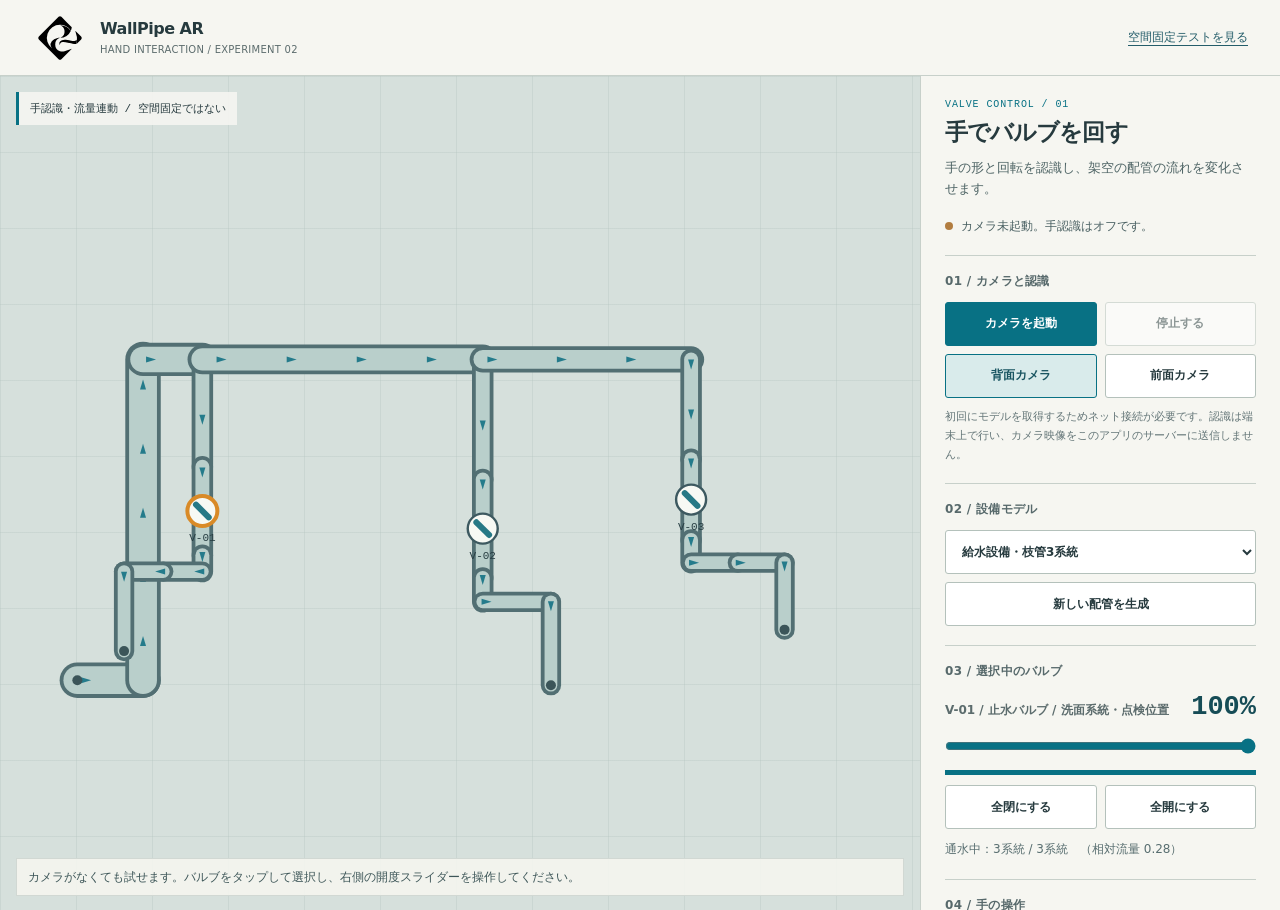
<file: gesture-test.html>
<!doctype html>
<html lang="ja" data-type="software">
<head>
<meta charset="utf-8">
<meta name="viewport" content="width=device-width,initial-scale=1,viewport-fit=cover">
<meta name="theme-color" content="#f6f6f1">
<meta name="description" content="手のピンチ・回転で仮想バルブを操作するWallPipe ARの実験ページ。実際の配管は検知しません。">
<title>手でバルブを操作する | WallPipe AR</title>
<style>
:root{font-family:system-ui,-apple-system,"Hiragino Kaku Gothic ProN","Yu Gothic",Meiryo,sans-serif;color:#263a3e;--ink:#263a3e;--muted:#5c6c6d;--line:#c7d0ca;--paper:#f6f6f1;--action:#087184}
*{box-sizing:border-box}html,body{margin:0;min-height:100%;background:#e9eeea}button,input,select{font:inherit}button{cursor:pointer}button:focus-visible,input:focus-visible,select:focus-visible,canvas:focus-visible,a:focus-visible{outline:3px solid #cf892f;outline-offset:2px}button:disabled{opacity:.5;cursor:not-allowed}
header{height:66px;padding:0 clamp(14px,2.5vw,34px);background:var(--paper);border-bottom:1px solid var(--line);display:flex;justify-content:space-between;gap:12px;align-items:center}
header strong{display:block;font-size:16px;letter-spacing:-.03em}header small{font-size:10px;letter-spacing:.025em;color:var(--muted)}header a{font-size:12px;color:#245d6a;text-decoration:underline;text-underline-offset:4px}
main{height:calc(100dvh - 66px);min-height:400px;display:grid;grid-template-columns:minmax(0,1fr) 360px}
.stage{background:#d6e0dc;position:relative;min-width:0;overflow:hidden;background-image:linear-gradient(#b2c4be55 1px,transparent 1px),linear-gradient(90deg,#b2c4be55 1px,transparent 1px);background-size:76px 76px}
#feed{position:absolute;inset:0;width:100%;height:100%;object-fit:cover;display:none}#feed.selfie{transform:scaleX(-1)}#overlay{position:absolute;inset:0;width:100%;height:100%;touch-action:none;cursor:crosshair}
.stageLabel{position:absolute;top:16px;left:16px;background:#f6f6f1e8;border-left:3px solid var(--action);padding:9px 11px;font:11px ui-monospace,Consolas,monospace;pointer-events:none;max-width:calc(100% - 32px)}
.instructions{position:absolute;bottom:14px;left:16px;right:16px;background:#f6f6f1de;border:1px solid #d1d8d3;padding:9px 11px;font-size:12px;color:#3d5658;pointer-events:none;line-height:1.5}
.side{background:var(--paper);border-left:1px solid var(--line);overflow:auto;padding:23px 24px 25px;min-width:0}
.kicker{font:10px ui-monospace,Consolas,monospace;color:var(--action);letter-spacing:.09em;margin:0 0 8px}h1{font-size:23px;letter-spacing:-.04em;margin:0 0 10px;line-height:1.25}h2{font-size:12px;color:#57696b;margin:0 0 12px;letter-spacing:.025em}
p{line-height:1.65}.lede{font-size:13px;color:#4e6465;margin:0 0 17px}.section{border-top:1px solid var(--line);padding:17px 0 19px}
.status{display:flex;gap:8px;align-items:flex-start;min-height:38px;font-size:12px;color:#485f61;line-height:1.5}.dot{display:inline-block;background:#b27d40;border-radius:50%;width:8px;height:8px;flex:none;margin-top:5px}.status[data-state="ready"] .dot{background:#2b8e74}.status[data-state="error"] .dot{background:#be6048}
.controls{display:grid;grid-template-columns:1fr 1fr;gap:8px}.controls button{min-width:0}button,select{background:#fff;border:1px solid #b4c1bb;color:var(--ink);padding:10px 12px;min-height:44px;border-radius:3px;font-size:12px;font-weight:680}button:hover{background:#e8efeb}button.primary{background:var(--action);border-color:var(--action);color:#fff}button[aria-pressed="true"]{border-color:var(--action);background:#d9ebeb;color:#195561}select{width:100%}
.valueRow{display:flex;align-items:baseline;justify-content:space-between;gap:8px}.valueRow strong{font:600 27px ui-monospace,Consolas,monospace;color:#164c56}.valueRow span{font-size:12px;color:var(--muted)}.range{width:100%;height:28px;accent-color:var(--action);margin:10px 0}.progress{height:5px;background:#d5dfdb}.progress div{height:100%;width:0;background:var(--action)}
#valveName{font-weight:700}#flowSummary{font-size:12px;color:#586e70;line-height:1.7;margin:10px 0 0}
.guide{margin:0;padding-left:19px;font-size:12px;line-height:1.85;color:#536768}.note{font-size:11px;color:#637577;line-height:1.75;margin:0}
@media(max-width:760px){header{height:60px}main{height:auto;min-height:calc(100dvh - 60px);display:block}.stage{height:57dvh;min-height:310px}.side{border-left:0;border-top:1px solid var(--line);padding:20px 17px 35px}.stageLabel{top:10px;left:10px}.instructions{left:10px;right:10px;bottom:10px;font-size:11px}h1{font-size:21px}.section{padding:15px 0}}
@media(max-width:370px){header{padding:0 10px}header a{font-size:11px}.controls{gap:6px}button{padding:9px 7px}}
@media(prefers-reduced-motion:reduce){*,*:before,*:after{transition:none!important;animation:none!important}}
header{min-height:76px!important;height:auto!important;padding-top:max(8px,env(safe-area-inset-top))!important;padding-bottom:8px!important}.maker-credit{display:flex!important;align-items:center;justify-content:center;flex:0 0 56px;min-height:56px}.maker-credit img{display:block;width:46px;height:46px;object-fit:contain;transform:scale(1.28)}header>div,header>b{flex:1;min-width:0}header>a:last-child{min-height:44px;display:flex;align-items:center}
</style>
<script src="./js/piping-engine.js" defer></script>
<script src="./js/gesture-control.js" defer></script>
</head>
<body>
<header><a class="maker-credit" href="https://mill-miya.github.io/" target="_blank" rel="noopener noreferrer" aria-label="Mill-Miyaのポートフォリオ（新しいタブ）"><img src="./assets/brand/r-logo-black.svg" width="46" height="46" alt=""></a><div><strong>WallPipe AR</strong><small>HAND INTERACTION / EXPERIMENT 02</small></div><a href="./spatial-test.html">空間固定テストを見る</a></header>
<main>
<section class="stage" id="stage" aria-label="手とバルブのカメラ合成画面">
 <video id="feed" autoplay muted playsinline aria-label="カメラ映像"></video>
 <canvas id="overlay" tabindex="0" aria-label="仮想配管と複数のバルブ。タップでバルブを選択できます"></canvas>
 <div class="stageLabel">手認識・流量連動 / 空間固定ではない</div>
 <div class="instructions" id="stageHint">カメラがなくても試せます。バルブをタップして選択し、右側の開度スライダーを操作してください。</div>
</section>
<aside class="side" aria-label="手操作の設定">
 <p class="kicker">VALVE CONTROL / 01</p><h1>手でバルブを回す</h1><p class="lede">手の形と回転を認識し、架空の配管の流れを変化させます。</p>
 <div id="status" class="status" data-state="idle" role="status" aria-live="polite"><span class="dot"></span><span id="statusText">カメラ未起動。手認識はオフです。</span></div>
 <div class="section"><h2>01 / カメラと認識</h2><div class="controls"><button id="startBtn" class="primary" type="button">カメラを起動</button><button id="stopBtn" type="button" disabled>停止する</button></div><div class="controls" style="margin-top:8px"><button id="rearBtn" type="button" aria-pressed="true">背面カメラ</button><button id="frontBtn" type="button" aria-pressed="false">前面カメラ</button></div><p class="note" style="margin-top:9px">初回にモデルを取得するためネット接続が必要です。認識は端末上で行い、カメラ映像をこのアプリのサーバーに送信しません。</p></div>
 <div class="section"><h2>02 / 設備モデル</h2><select id="mode" aria-label="設備モデル"><option value="water">給水設備・枝管3系統</option><option value="air">空調設備・並列コイル3系統</option><option value="plant">工場設備・並列設備2〜5系統</option></select><button id="newBtn" type="button" style="width:100%;margin-top:8px">新しい配管を生成</button></div>
 <div class="section"><h2>03 / 選択中のバルブ</h2><div class="valueRow"><span id="valveName">V-01</span><strong id="valueText">100%</strong></div><input class="range" id="openSlider" type="range" min="0" max="100" step="1" value="100" aria-label="選択中バルブの開度"><div class="progress" aria-hidden="true"><div id="progressFill" style="width:100%"></div></div><div class="controls" style="margin-top:10px"><button id="closeValve" type="button">全閉にする</button><button id="openValve" type="button">全開にする</button></div><p id="flowSummary" role="status">通水中：3系統 / 3系統</p></div>
 <div class="section"><h2>04 / 手の操作</h2><ol class="guide"><li>背面カメラにもう片方の手を映し、バルブの近くに指を合わせます。</li><li><strong>親指と人差し指でつまみ、手を回転</strong>すると開度が変化します。</li><li>手を開いて<strong>1.4秒かざす</strong>と、バルブの全開・全閉を切り替えます。</li><li>誤操作した場合は下のスライダーで開度を修正できます。</li></ol></div>
 <p class="note">技術的制約：これは手認識と流量計算を検証する2Dカメラ合成です。実際のバルブや配管は検出しません。空間固定AR（Quick Look）中に手認識を重ねるものではありません。開度と流量は教育用の簡易近似です。</p>
</aside>
</main>
<script type="module">
const $=id=>document.getElementById(id);
const engine=window.WallPipeEngine, gesture=window.WallPipeGesture;
const canvas=$('overlay'),ctx=canvas.getContext('2d'),video=$('feed'),stage=$('stage');
const state=gesture.createState();
let network,flow,openings=[],selected=0,seed=43,mode='water',camera='environment',stream=null,detector=null;
let lastVideoTime=-1,lastInferenceAt=0,running=false,cameraSession=0,frameID=0,point=null,handEvent={kind:'inactive'};
let centres=[],view={w:0,h:0,s:1,x:0,y:0,dpr:1};
const color={water:'#247b8b',air:'#568a70',plant:'#b48148'};
function setStatus(message,state='idle'){$('status').dataset.state=state;$('statusText').textContent=message;}
function make(){network=engine.makeNetwork({mode,surface:'wall',seed:seed++});openings=network.valves.map(()=>1);selected=0;gesture.reset(state);flow=engine.solveFlow(network,openings);updateUi();}
function setOpening(i,value){if(!Number.isInteger(i)||i<0||i>=openings.length)return;const next=Math.max(0,Math.min(1,Number(value)||0));if(Math.abs(next-openings[i])<.002)return;openings[i]=next;flow=engine.solveFlow(network,openings);selected=i;updateUi();}
function updateUi(){$('valveName').textContent=`V-${String(selected+1).padStart(2,'0')} / ${network.valves[selected].name} / ${network.valves[selected].role}`;$('openSlider').value=Math.round(openings[selected]*100);$('valueText').textContent=`${Math.round(openings[selected]*100)}%`;$('progressFill').style.width=`${openings[selected]*100}%`;$('flowSummary').textContent=`通水中：${flow.active}系統 / ${network.terminals.length}系統　（相対流量 ${flow.total.toFixed(2)}）`;}
function setup(){const bounds=stage.getBoundingClientRect(),w=bounds.width,h=bounds.height,dpr=Math.min(window.devicePixelRatio||1,2);view={w,h,dpr,s:Math.min((w-36)/700,(h-52)/510),x:w*.5,y:h*.52};canvas.width=Math.round(w*dpr);canvas.height=Math.round(h*dpr);centres=[];}
new ResizeObserver(setup).observe(stage);setup();
function xy(n){return{x:view.x+n.x*view.s,y:view.y+n.y*view.s};}
function pipe(a,b,width,stroke){ctx.beginPath();ctx.moveTo(a.x,a.y);ctx.lineTo(b.x,b.y);ctx.strokeStyle=stroke;ctx.lineWidth=width*view.s;ctx.lineCap='round';ctx.lineJoin='round';ctx.stroke();}
function draw(now){const{w,h,dpr,s}=view;ctx.setTransform(dpr,0,0,dpr,0,0);ctx.clearRect(0,0,w,h);if(network){
 for(const e of network.edges){const a=xy(network.nodes[e.a]),b=xy(network.nodes[e.b]),width=Math.max(8,12*e.diameter/13);pipe(a,b,width+5,'#526f73');pipe(a,b,width-1,'#b9cfcb');if(Math.abs(e.flow)>.003){const count=Math.max(1,Math.round(Math.hypot(b.x-a.x,b.y-a.y)/65));const offset=(now*.00016*Math.min(1.8,Math.max(.2,e.flow*2)))%1;for(let i=0;i<count;i++){let t=(i/count+offset)%1;const p={x:a.x+(b.x-a.x)*t,y:a.y+(b.y-a.y)*t},q={x:a.x+(b.x-a.x)*Math.min(t+.02,1),y:a.y+(b.y-a.y)*Math.min(t+.02,1)};const dir=e.flow<0?Math.PI:0;ctx.save();ctx.translate(p.x,p.y);ctx.rotate(Math.atan2(q.y-p.y,q.x-p.x)+dir);ctx.fillStyle=color[mode];ctx.beginPath();ctx.moveTo(6,0);ctx.lineTo(-4,-3);ctx.lineTo(-4,3);ctx.closePath();ctx.fill();ctx.restore();}}}
 centres=network.valves.map((v,i)=>{const e=network.edges[v.edgeId],a=network.nodes[e.a],b=network.nodes[e.b],p=xy({x:(a.x+b.x)/2,y:(a.y+b.y)/2});const r=15;ctx.save();ctx.translate(p.x,p.y);ctx.fillStyle='#f7f9f4';ctx.strokeStyle=i===selected?'#d98a27':'#3d5960';ctx.lineWidth=i===selected?4:2.4;ctx.beginPath();ctx.arc(0,0,r,0,Math.PI*2);ctx.fill();ctx.stroke();ctx.rotate((openings[i]-.5)*Math.PI/2);ctx.strokeStyle='#267986';ctx.lineWidth=6;ctx.lineCap='round';ctx.beginPath();ctx.moveTo(-9,0);ctx.lineTo(9,0);ctx.stroke();ctx.restore();ctx.textAlign='center';ctx.font='11px ui-monospace,monospace';ctx.fillStyle='#283e43';ctx.fillText(`V-0${i+1}`,p.x,p.y+30);return p;});
 for(const t of network.terminals){const p=xy(network.nodes[t.nodeId]);ctx.fillStyle='#344e52';ctx.beginPath();ctx.arc(p.x,p.y,4,0,Math.PI*2);ctx.fill();}
 for(const [idx,label] of [[network.source,network.sourceLabel],...network.targets.map((t,i)=>[t,network.targetLabel||'使用設備'])]){const p=xy(network.nodes[idx]);ctx.fillStyle='#3b5559';ctx.beginPath();ctx.arc(p.x,p.y,5,0,Math.PI*2);ctx.fill();}
 }
 if(point){ctx.save();ctx.strokeStyle=handEvent.kind==='grab'||handEvent.kind==='rotate'?'#d38b2e':'#057f8e';ctx.lineWidth=3;ctx.beginPath();ctx.arc(point.x,point.y,14+(handEvent.kind==='hover'?(1-handEvent.progress)*12:0),0,Math.PI*2);ctx.stroke();if(handEvent.kind==='hover'){ctx.beginPath();ctx.arc(point.x,point.y,19,-Math.PI/2,-Math.PI/2+2*Math.PI*handEvent.progress);ctx.stroke();}ctx.restore();}
 frameID=requestAnimationFrame(draw);
}
function videoPoint(lm){const w=video.videoWidth||640,h=video.videoHeight||480;const scale=Math.max(view.w/w,view.h/h),offX=(view.w-w*scale)/2,offY=(view.h-h*scale)/2;const x=camera==='user'?1-lm.x:lm.x;return{x:offX+x*w*scale,y:offY+lm.y*h*scale};}
function applyHand(result,time){if(!result?.landmarks?.length){point=null;handEvent=gesture.step(state,null,centres,openings,time);if(running)setStatus('手を探しています。バルブの近くに手を映してください。','ready');return;}
 const pixels=result.landmarks[0].map(videoPoint);handEvent=gesture.step(state,pixels,centres,openings,time);point=handEvent.point||null;
 if(handEvent.index>=0)selected=handEvent.index;
 if(handEvent.kind==='grab')setStatus(`V-0${selected+1}をつかみました。手を回して開度を変更してください。`,'ready');
 if(handEvent.kind==='rotate'){setOpening(handEvent.index,handEvent.value);}
 if(handEvent.kind==='dwell-toggle'){setOpening(handEvent.index,handEvent.value);setStatus(`V-0${selected+1}を${handEvent.value?'全開':'全閉'}にしました。`,'ready');}
 if(handEvent.kind==='hover')setStatus(`V-0${selected+1}に手をかざしています… ${Math.round(handEvent.progress*100)}%`,'ready');
 if(handEvent.kind==='release')setStatus('操作を確定しました。','ready');
 if(handEvent.kind==='tracking')setStatus('手を認識中です。バルブのそばでつまむか、手をかざしてください。','ready');
 updateUi();}
async function begin(){if(running)return;
 const session=++cameraSession;
 setStatus('カメラを起動しています…');
 if(!navigator.mediaDevices?.getUserMedia){setStatus('このブラウザはカメラ非対応です。HTTPS環境と権限を確認してください。','error');return;}
 try{
  const acquired=await navigator.mediaDevices.getUserMedia({audio:false,video:{facingMode:{ideal:camera},width:{ideal:960},height:{ideal:720}}});
  if(session!==cameraSession){
   // Permission can resolve after pagehide or a later camera request.
   for(const track of acquired.getTracks())track.stop();
   return;
  }
  stream=acquired;
  video.srcObject=stream;
  video.classList.toggle('selfie',camera==='user');
  video.style.display='block';
  await video.play();
  if(session!==cameraSession)return; // Stop already released the stream during playback.
 }catch(err){
  if(session!==cameraSession)return;
  stop();
  setStatus(`カメラを開始できません：${err.name||err.message}。手動操作は使えます。`,'error');
  return;
 }
 running=true;$('startBtn').disabled=true;$('stopBtn').disabled=false;
 setStatus('手認識モデルを読み込み中です…（初回は通信が必要）');
 try{
  if(!detector){const {FilesetResolver,HandLandmarker}=await import('https://cdn.jsdelivr.net/npm/@mediapipe/tasks-vision@0.10.22/vision_bundle.mjs');const vision=await FilesetResolver.forVisionTasks('https://cdn.jsdelivr.net/npm/@mediapipe/tasks-vision@0.10.22/wasm');const opts={baseOptions:{modelAssetPath:'https://storage.googleapis.com/mediapipe-models/hand_landmarker/hand_landmarker/float16/1/hand_landmarker.task',delegate:'GPU'},runningMode:'VIDEO',numHands:1,minHandDetectionConfidence:.55,minHandPresenceConfidence:.55};try{detector=await HandLandmarker.createFromOptions(vision,opts);}catch(_gpuError){opts.baseOptions.delegate='CPU';detector=await HandLandmarker.createFromOptions(vision,opts);}}
  if(!running)return;setStatus('カメラと手認識が使用できます。','ready');$('stageHint').textContent='手をかざす・つまんで回転でバルブを操作。バルブをタップしてスライダー操作もできます。';requestAnimationFrame(track);
 }catch(err){setStatus(`手認識モデルの読み込みに失敗しました。接続・端末性能を確認してください（${err.message||err.name}）。`,'error');}}
function track(time){if(!running)return;if(detector&&video.readyState>=2&&video.currentTime!==lastVideoTime&&time-lastInferenceAt>100){lastVideoTime=video.currentTime;lastInferenceAt=time;try{applyHand(detector.detectForVideo(video,time),time);}catch(err){setStatus(`認識エラー：${err.message||err.name}`,'error');}}
 requestAnimationFrame(track);}
function stop(){cameraSession++;running=false;for(const t of stream?.getTracks()||[])t.stop();stream=null;video.srcObject=null;video.style.display='none';$('startBtn').disabled=false;$('stopBtn').disabled=true;point=null;gesture.reset(state);setStatus('カメラ停止。タップとスライダーは利用できます。');}
$('startBtn').addEventListener('click',begin);$('stopBtn').addEventListener('click',stop);
for(const [id,kind] of [['rearBtn','environment'],['frontBtn','user']])$(id).addEventListener('click',()=>{camera=kind;$('rearBtn').setAttribute('aria-pressed',String(kind==='environment'));$('frontBtn').setAttribute('aria-pressed',String(kind==='user'));if(running){stop();begin();}});
$('mode').addEventListener('change',e=>{mode=e.target.value;make();});$('newBtn').addEventListener('click',make);
$('openSlider').addEventListener('input',e=>setOpening(selected,Number(e.target.value)/100));$('closeValve').addEventListener('click',()=>setOpening(selected,0));$('openValve').addEventListener('click',()=>setOpening(selected,1));
canvas.addEventListener('pointerup',e=>{const r=canvas.getBoundingClientRect(),p={x:e.clientX-r.left,y:e.clientY-r.top};const i=gesture.nearest(p,centres,55);if(i>=0){selected=i;updateUi();setStatus(`V-0${i+1}を選択しました。スライダーで開度を調整してください。`,'ready');}});
canvas.addEventListener('keydown',e=>{if(e.key==='ArrowRight'||e.key==='ArrowLeft'){selected=(selected+(e.key==='ArrowRight'?1:openings.length-1))%openings.length;updateUi();e.preventDefault();}if(e.key==='Enter'){setOpening(selected,openings[selected]>.5?0:1);e.preventDefault();}});
window.addEventListener('pagehide',stop);make();frameID=requestAnimationFrame(draw);
</script>
</body>
</html>
</file>
